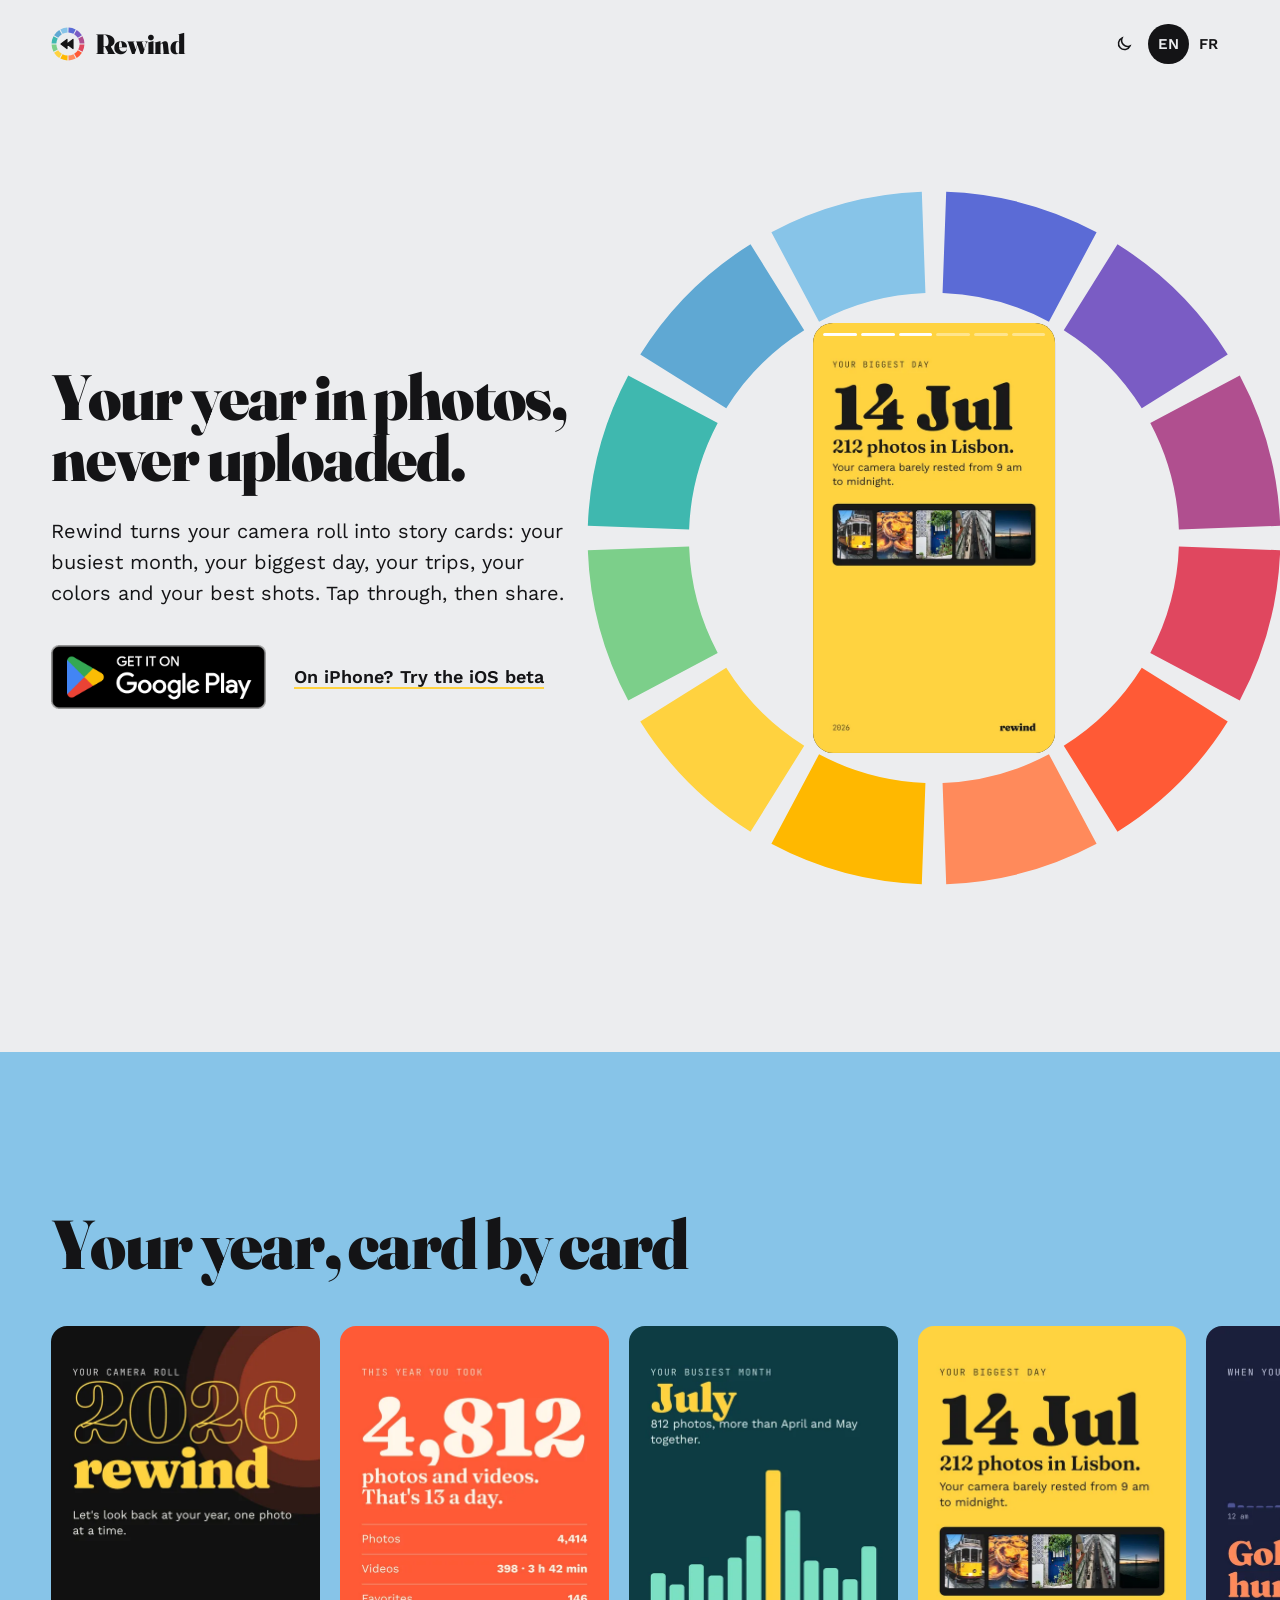
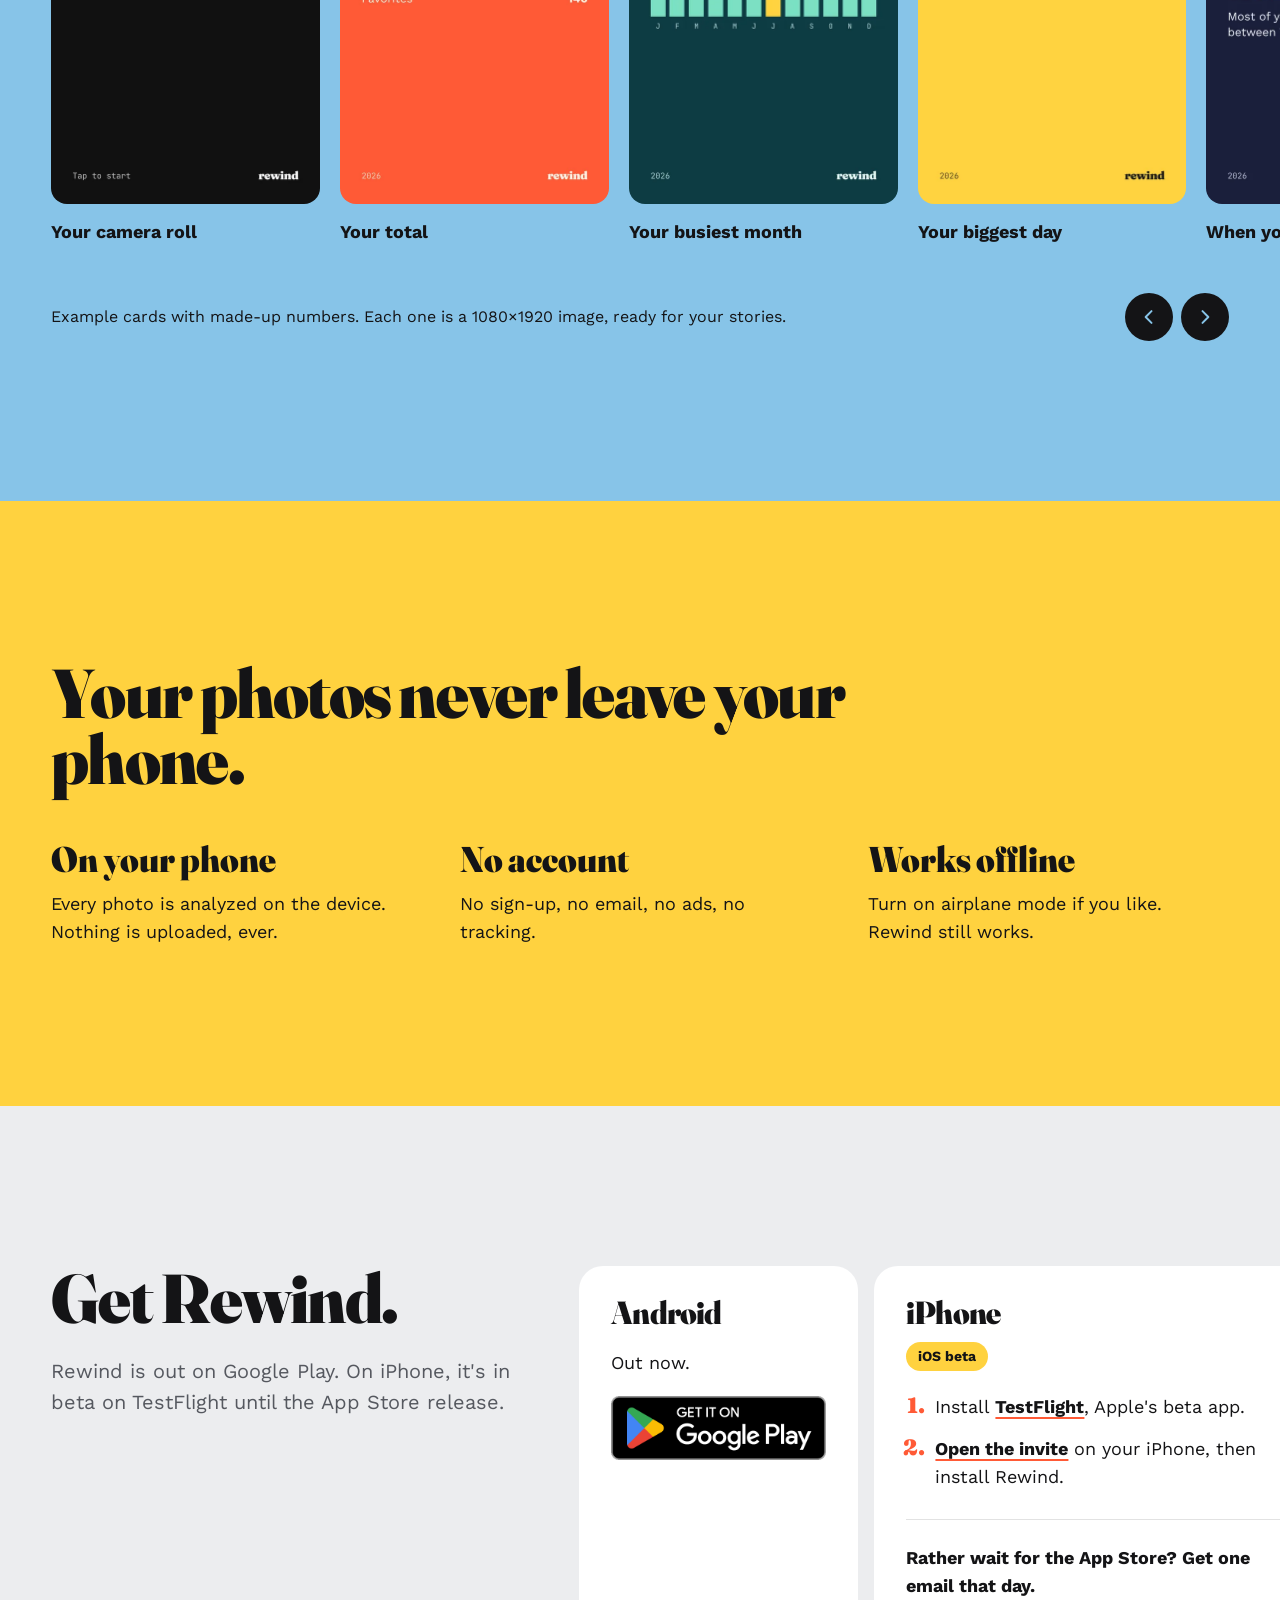
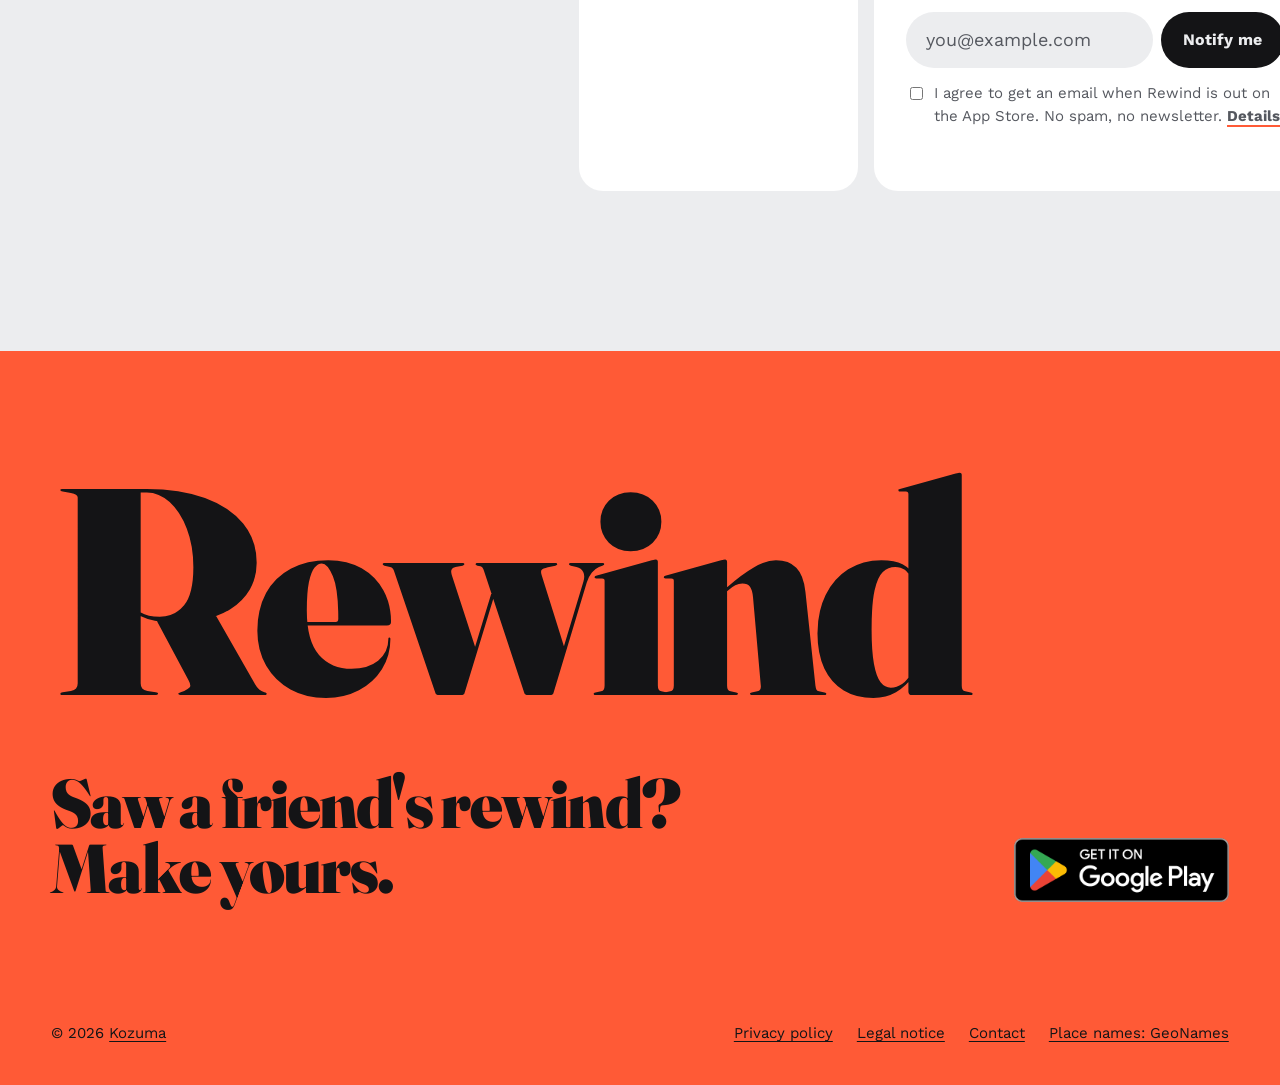
<file: index.html>
<!doctype html>
<html lang="en">
<head>
<meta charset="utf-8">
<meta name="viewport" content="width=device-width, initial-scale=1">
<title>Rewind: your year in photos</title>
<meta name="description" content="Rewind turns your camera roll into shareable story cards. Everything runs on your phone: no account, no upload.">
<meta property="og:title" content="Rewind: your year in photos">
<meta property="og:description" content="Your year in photos, as story cards. Made on your phone, never uploaded.">
<meta property="og:image" content="https://rewind.kozuma.studio/img/og.jpg">
<meta property="og:image:width" content="1200">
<meta property="og:image:height" content="630">
<meta property="og:url" content="https://rewind.kozuma.studio/">
<meta property="og:type" content="website">
<meta name="twitter:card" content="summary_large_image">
<meta name="theme-color" content="#ecedef" media="(prefers-color-scheme: light)">
<meta name="theme-color" content="#121212" media="(prefers-color-scheme: dark)">
<script src="js/prefs.js"></script>
<link rel="icon" href="favicon.svg" type="image/svg+xml">
<link rel="icon" href="favicon.png" sizes="64x64">
<link rel="apple-touch-icon" href="img/icon-192.png">
<link rel="preconnect" href="https://fonts.googleapis.com">
<link rel="preconnect" href="https://fonts.gstatic.com" crossorigin>
<link href="https://fonts.googleapis.com/css2?family=Fraunces:opsz,wght@9..144,900&family=Work+Sans:wght@400;600;700&display=swap" rel="stylesheet">
<link rel="stylesheet" href="css/base.css">
<link rel="stylesheet" href="css/home.css">
<script src="js/home.js" defer></script>
</head>
<body>
<header>
  <a class="brand display" href="./" aria-label="Rewind"><svg viewBox="215 215 594 594" aria-hidden="true"><use href="#ring-paths"/><path d="M389.5,512 L494.5,432 L494.5,592 Z M494.5,512 L599.5,432 L599.5,592 Z" fill="currentColor" stroke="currentColor" stroke-width="20" stroke-linejoin="round"/></svg>Rewind</a>
  <div class="tools">
    <button type="button" class="theme" aria-label="Light or dark theme"><svg class="moon" viewBox="0 0 24 24" aria-hidden="true"><path d="M20 14.5A8 8 0 0 1 9.5 4a8 8 0 1 0 10.5 10.5Z"/></svg><svg class="sun" viewBox="0 0 24 24" aria-hidden="true"><circle cx="12" cy="12" r="4"/><path d="M12 2v2M12 20v2M4.9 4.9l1.4 1.4M17.7 17.7l1.4 1.4M2 12h2M20 12h2M4.9 19.1l1.4-1.4M17.7 6.3l1.4-1.4"/></svg></button>
    <div class="switch" role="group" aria-label="Language"><button type="button" data-lang="en">EN</button><button type="button" data-lang="fr">FR</button></div>
  </div>
</header>

<svg class="sprite" width="0" height="0" aria-hidden="true"><defs><g id="ring-paths" fill="none" stroke-width="84"><path d="M503.4,267.1 A245,245 0 0 0 397.0,295.7" stroke="#87c4e8"/><path d="M382.2,304.2 A245,245 0 0 0 304.2,382.2" stroke="#5fa8d3"/><path d="M295.7,397.0 A245,245 0 0 0 267.1,503.4" stroke="#3fb8af"/><path d="M267.1,520.6 A245,245 0 0 0 295.7,627.0" stroke="#7ccf8a"/><path d="M304.2,641.8 A245,245 0 0 0 382.2,719.8" stroke="#ffd23f"/><path d="M397.0,728.3 A245,245 0 0 0 503.4,756.9" stroke="#ffb800"/><path d="M520.6,756.9 A245,245 0 0 0 627.0,728.3" stroke="#ff8a5b"/><path d="M641.8,719.8 A245,245 0 0 0 719.8,641.8" stroke="#ff5a36"/><path d="M728.3,627.0 A245,245 0 0 0 756.9,520.6" stroke="#e0475f"/><path d="M756.9,503.4 A245,245 0 0 0 728.3,397.0" stroke="#b04f8f"/><path d="M719.8,382.2 A245,245 0 0 0 641.8,304.2" stroke="#7a5cc4"/><path d="M627.0,295.7 A245,245 0 0 0 520.6,267.1" stroke="#5b6bd6"/></g></defs></svg>

<main>
  <div class="hero">
    <div class="hero-text">
      <h1 class="display"><span lang="en">Your year in photos, never uploaded.</span><span lang="fr">Ton année en photos, sans rien envoyer.</span></h1>
      <p class="lead"><span lang="en">Rewind turns your camera roll into story cards: your busiest month, your biggest day, your trips, your colors and your best shots. Tap through, then share.</span><span lang="fr">Rewind transforme ta galerie en stories&nbsp;: ton mois le plus chargé, ta plus grosse journée, tes voyages, tes couleurs et tes meilleures photos. Fais-les défiler, puis partage.</span></p>
      <div class="get">
        <a class="play" href="https://play.google.com/store/apps/details?id=studio.kozuma.rewind" target="_blank" rel="noopener"><img lang="en" src="img/google-play-en.png" alt="Get it on Google Play" width="564" height="168"><img lang="fr" src="img/google-play-fr.png" alt="Disponible sur Google Play" width="646" height="192"></a>
        <a class="ios-link" href="#beta"><span lang="en">On iPhone? Try the iOS beta</span><span lang="fr">Sur iPhone&nbsp;? Essaie la bêta iOS</span></a>
      </div>
    </div>
    <div class="stage" id="stage">
      <svg class="ring" viewBox="215 215 594 594" aria-hidden="true"><use href="#ring-paths"/></svg>
      <figure class="player" id="player" aria-label="Example cards">
        <div class="story">
          <img src="img/total.webp" data-card="total" alt="" class="on"><img src="img/best-nine.webp" data-card="best-nine" alt=""><img src="img/biggest-day.webp" data-card="biggest-day" alt=""><img src="img/type.webp" data-card="type" alt=""><img src="img/colors.webp" data-card="colors" alt=""><img src="img/summary.webp" data-card="summary" alt="">
          <div class="bars" aria-hidden="true"><i></i><i></i><i></i><i></i><i></i><i></i></div>
          <button type="button" class="tap prev"><span class="sr"><span lang="en">Previous card</span><span lang="fr">Carte précédente</span></span></button>
          <button type="button" class="tap next"><span class="sr"><span lang="en">Next card</span><span lang="fr">Carte suivante</span></span></button>
        </div>
      </figure>
    </div>
  </div>

  <section class="cards" aria-labelledby="cards-title">
    <div class="wrap" data-rise><h2 class="display" id="cards-title"><span lang="en">Your year, card by card</span><span lang="fr">Ton année, carte par carte</span></h2></div>
    <div class="rail" id="rail" tabindex="0" aria-label="Cards">
      <figure><img src="img/opening.webp" data-card="opening" alt="" width="300" height="533" loading="lazy"><figcaption><span lang="en">Your camera roll</span><span lang="fr">Ta galerie</span></figcaption></figure>
      <figure><img src="img/total.webp" data-card="total" alt="" width="300" height="533" loading="lazy"><figcaption><span lang="en">Your total</span><span lang="fr">Ton total</span></figcaption></figure>
      <figure><img src="img/busiest-month.webp" data-card="busiest-month" alt="" width="300" height="533" loading="lazy"><figcaption><span lang="en">Your busiest month</span><span lang="fr">Ton mois le plus chargé</span></figcaption></figure>
      <figure><img src="img/biggest-day.webp" data-card="biggest-day" alt="" width="300" height="533" loading="lazy"><figcaption><span lang="en">Your biggest day</span><span lang="fr">Ta plus grosse journée</span></figcaption></figure>
      <figure><img src="img/time-of-day.webp" data-card="time-of-day" alt="" width="300" height="533" loading="lazy"><figcaption><span lang="en">When you shoot</span><span lang="fr">Quand tu photographies</span></figcaption></figure>
      <figure><img src="img/trips.webp" data-card="trips" alt="" width="300" height="533" loading="lazy"><figcaption><span lang="en">Your trips</span><span lang="fr">Tes voyages</span></figcaption></figure>
      <figure><img src="img/type.webp" data-card="type" alt="" width="300" height="533" loading="lazy"><figcaption><span lang="en">Your photographer type</span><span lang="fr">Ton type de photographe</span></figcaption></figure>
      <figure><img src="img/colors.webp" data-card="colors" alt="" width="300" height="533" loading="lazy"><figcaption><span lang="en">Your colors</span><span lang="fr">Tes couleurs</span></figcaption></figure>
      <figure><img src="img/best-nine.webp" data-card="best-nine" alt="" width="300" height="533" loading="lazy"><figcaption><span lang="en">Your best nine</span><span lang="fr">Ton best nine</span></figcaption></figure>
      <figure><img src="img/first-last.webp" data-card="first-last" alt="" width="300" height="533" loading="lazy"><figcaption><span lang="en">First and latest</span><span lang="fr">La première et la dernière</span></figcaption></figure>
      <figure><img src="img/summary.webp" data-card="summary" alt="" width="300" height="533" loading="lazy"><figcaption><span lang="en">Your year at a glance</span><span lang="fr">Ton année en un coup d'œil</span></figcaption></figure>
    </div>
    <div class="rail-foot">
      <p><span lang="en">Example cards with made-up numbers. Each one is a 1080×1920 image, ready for your stories.</span><span lang="fr">Cartes d'exemple aux chiffres inventés. Chacune est une image 1080×1920, prête pour tes stories.</span></p>
      <div class="rail-nav">
        <button type="button" data-dir="-1"><span class="sr"><span lang="en">Previous cards</span><span lang="fr">Cartes précédentes</span></span><svg viewBox="0 0 24 24" aria-hidden="true"><path d="M15 5l-7 7 7 7"/></svg></button>
        <button type="button" data-dir="1"><span class="sr"><span lang="en">Next cards</span><span lang="fr">Cartes suivantes</span></span><svg viewBox="0 0 24 24" aria-hidden="true"><path d="M9 5l7 7-7 7"/></svg></button>
      </div>
    </div>
  </section>

  <section class="privacy" aria-labelledby="privacy-title">
    <div class="wrap">
      <h2 class="display" id="privacy-title" data-rise><span lang="en">Your photos never leave your phone.</span><span lang="fr">Tes photos ne quittent jamais ton téléphone.</span></h2>
      <dl class="facts" data-rise>
        <div><dt><span lang="en">On your phone</span><span lang="fr">Sur ton téléphone</span></dt><dd><span lang="en">Every photo is analyzed on the device. Nothing is uploaded, ever.</span><span lang="fr">Chaque photo est analysée sur l'appareil. Rien n'est envoyé, jamais.</span></dd></div>
        <div><dt><span lang="en">No account</span><span lang="fr">Pas de compte</span></dt><dd><span lang="en">No sign-up, no email, no ads, no tracking.</span><span lang="fr">Pas d'inscription, pas d'e-mail, pas de pub, pas de pistage.</span></dd></div>
        <div><dt><span lang="en">Works offline</span><span lang="fr">Hors ligne</span></dt><dd><span lang="en">Turn on airplane mode if you like. Rewind still works.</span><span lang="fr">Active le mode avion si tu veux. Rewind marche quand même.</span></dd></div>
      </dl>
    </div>
  </section>

  <section id="beta" aria-labelledby="beta-title">
    <div class="wrap beta-grid">
      <div data-rise>
        <h2 class="display" id="beta-title"><span lang="en">Get Rewind.</span><span lang="fr">Télécharge Rewind.</span></h2>
        <p class="intro"><span lang="en">Rewind is out on Google Play. On iPhone, it's in beta on TestFlight until the App Store release.</span><span lang="fr">Rewind est sorti sur Google Play. Sur iPhone, il est en bêta sur TestFlight jusqu'à sa sortie sur l'App Store.</span></p>
      </div>
      <div class="platforms" data-rise>
        <div class="platform">
          <h3 class="display">Android</h3>
          <p><span lang="en">Out now.</span><span lang="fr">Disponible maintenant.</span></p>
          <a class="play" href="https://play.google.com/store/apps/details?id=studio.kozuma.rewind" target="_blank" rel="noopener"><img lang="en" src="img/google-play-en.png" alt="Get it on Google Play" width="564" height="168"><img lang="fr" src="img/google-play-fr.png" alt="Disponible sur Google Play" width="646" height="192"></a>
        </div>
        <div class="platform">
          <h3 class="display">iPhone</h3>
          <p class="tag"><span lang="en">iOS beta</span><span lang="fr">Bêta iOS</span></p>
          <ol>
            <li><span lang="en">Install </span><span lang="fr">Installe </span><a href="https://apps.apple.com/app/testflight/id899247664" target="_blank" rel="noopener">TestFlight</a><span lang="en">, Apple's beta app.</span><span lang="fr">, l'app de bêta d'Apple.</span></li>
            <li><a href="https://testflight.apple.com/join/BmcEuV9C" target="_blank" rel="noopener"><span lang="en">Open the invite</span><span lang="fr">Ouvre l'invitation</span></a><span lang="en"> on your iPhone, then install Rewind.</span><span lang="fr"> sur ton iPhone, puis installe Rewind.</span></li>
          </ol>
          <form class="waitlist" id="waitlist" action="https://formsubmit.co/kozuma.studio@gmail.com" method="POST">
            <p class="wl-title"><span lang="en">Rather wait for the App Store? Get one email that day.</span><span lang="fr">Tu préfères attendre l'App Store&nbsp;? Reçois un seul e-mail ce jour-là.</span></p>
            <div class="wl-row">
              <input type="email" name="email" required autocomplete="email" aria-label="Email" placeholder="you@example.com">
              <button type="submit"><span lang="en">Notify me</span><span lang="fr">Préviens-moi</span></button>
            </div>
            <label class="wl-consent"><input type="checkbox" name="consent" value="yes" required><span><span lang="en">I agree to get an email when Rewind is out on the App Store. No spam, no newsletter. <a href="privacy/#waitlist">Details</a></span><span lang="fr">J'accepte de recevoir un e-mail à la sortie de Rewind sur l'App Store. Pas de spam, pas de newsletter. <a href="privacy/#liste-attente">Détails</a></span></span></label>
            <input type="hidden" name="phone" value="iphone"><input type="hidden" name="language" value="en"><input type="hidden" name="_subject" value="Rewind iPhone waitlist"><input type="hidden" name="_template" value="table"><input type="hidden" name="_captcha" value="false"><input type="hidden" name="_next" value="https://rewind.kozuma.studio/?joined=1">
            <input type="text" name="_honey" class="wl-hp" tabindex="-1" autocomplete="off" aria-hidden="true">
            <p class="wl-status" role="status" aria-live="polite"></p>
          </form>
        </div>
      </div>
    </div>
  </section>
</main>

<div class="close">
  <div class="wrap">
    <p class="wordmark display" aria-hidden="true">Rewind</p>
    <div class="close-top" data-rise>
      <h2 class="display"><span lang="en">Saw a friend's rewind? Make yours.</span><span lang="fr">Tu as vu le rewind d'un ami&nbsp;? Fais le tien.</span></h2>
      <a class="play" href="https://play.google.com/store/apps/details?id=studio.kozuma.rewind" target="_blank" rel="noopener"><img lang="en" src="img/google-play-en.png" alt="Get it on Google Play" width="564" height="168"><img lang="fr" src="img/google-play-fr.png" alt="Disponible sur Google Play" width="646" height="192"></a>
    </div>
    <footer>
      <span>© 2026 <a href="https://kozuma.studio/">Kozuma</a></span>
      <nav>
        <a href="privacy/"><span lang="en">Privacy policy</span><span lang="fr">Confidentialité</span></a>
        <a href="https://kozuma.studio/legal/"><span lang="en">Legal notice</span><span lang="fr">Mentions légales</span></a>
        <a href="mailto:contact@kozuma.studio">Contact</a>
        <a href="https://www.geonames.org"><span lang="en">Place names: GeoNames</span><span lang="fr">Noms de lieux&nbsp;: GeoNames</span></a>
      </nav>
    </footer>
  </div>
</div>

</body>
</html>
</file>
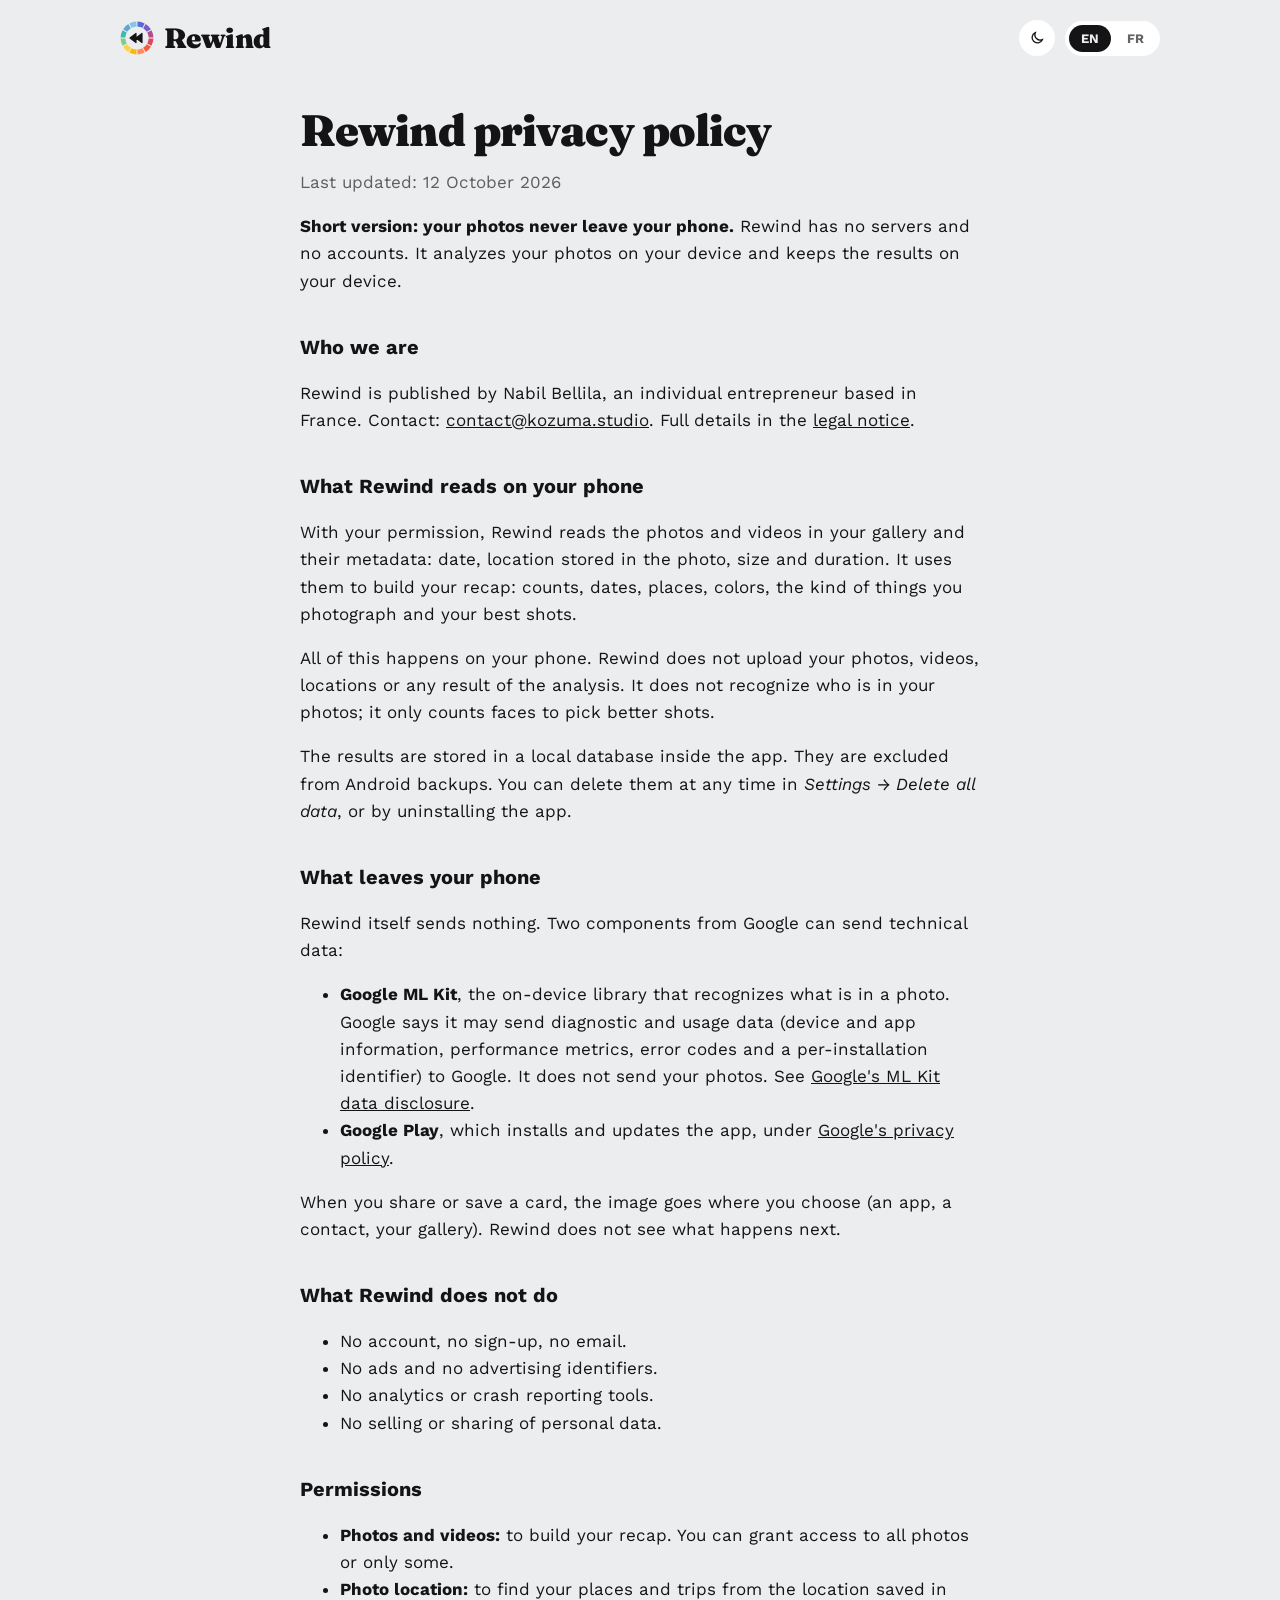
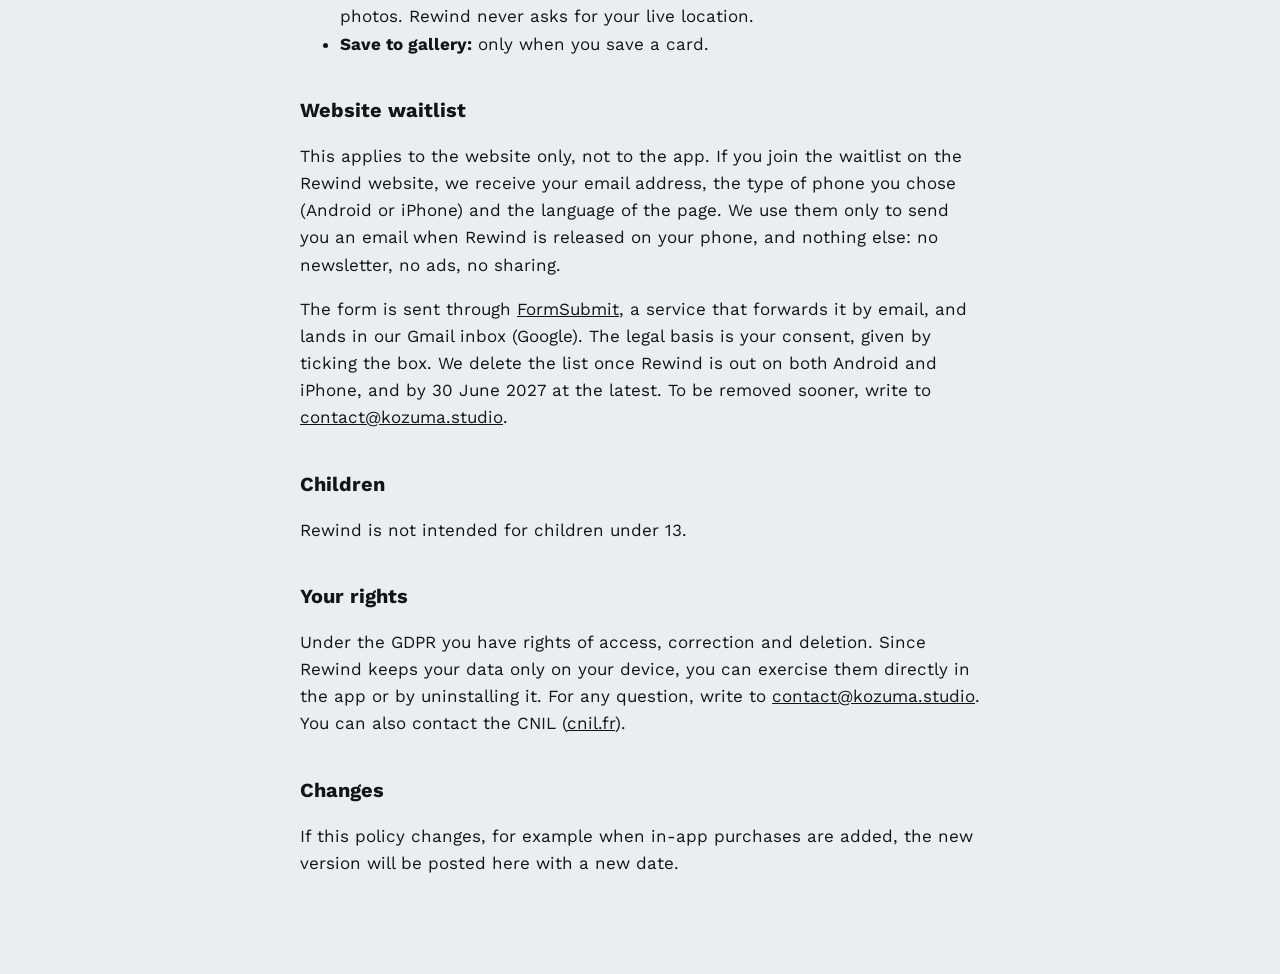
<file: privacy/index.html>
<!doctype html>
<html lang="en">
<head>
<meta charset="utf-8">
<meta name="viewport" content="width=device-width, initial-scale=1">
<title>Rewind privacy policy</title>
<meta name="theme-color" content="#ecedef" media="(prefers-color-scheme: light)">
<meta name="theme-color" content="#121212" media="(prefers-color-scheme: dark)">
<script src="../js/prefs.js"></script>
<link rel="icon" href="../favicon.svg" type="image/svg+xml">
<link rel="icon" href="../favicon.png" sizes="64x64">
<link rel="preconnect" href="https://fonts.googleapis.com">
<link rel="preconnect" href="https://fonts.gstatic.com" crossorigin>
<link href="https://fonts.googleapis.com/css2?family=Fraunces:opsz,wght@9..144,900&family=Work+Sans:wght@400;700&display=swap" rel="stylesheet">
<link rel="stylesheet" href="../css/base.css">
<link rel="stylesheet" href="../css/privacy.css">
<script src="../js/privacy.js" defer></script>
</head>
<body>
<div class="wrap">
  <header>
    <a class="brand" href="../" aria-label="Rewind"><svg class="mark" viewBox="215 215 594 594" aria-hidden="true"><g fill="none" stroke-width="84"><path d="M503.4,267.1 A245,245 0 0 0 397.0,295.7" stroke="#87c4e8"/><path d="M382.2,304.2 A245,245 0 0 0 304.2,382.2" stroke="#5fa8d3"/><path d="M295.7,397.0 A245,245 0 0 0 267.1,503.4" stroke="#3fb8af"/><path d="M267.1,520.6 A245,245 0 0 0 295.7,627.0" stroke="#7ccf8a"/><path d="M304.2,641.8 A245,245 0 0 0 382.2,719.8" stroke="#ffd23f"/><path d="M397.0,728.3 A245,245 0 0 0 503.4,756.9" stroke="#ffb800"/><path d="M520.6,756.9 A245,245 0 0 0 627.0,728.3" stroke="#ff8a5b"/><path d="M641.8,719.8 A245,245 0 0 0 719.8,641.8" stroke="#ff5a36"/><path d="M728.3,627.0 A245,245 0 0 0 756.9,520.6" stroke="#e0475f"/><path d="M756.9,503.4 A245,245 0 0 0 728.3,397.0" stroke="#b04f8f"/><path d="M719.8,382.2 A245,245 0 0 0 641.8,304.2" stroke="#7a5cc4"/><path d="M627.0,295.7 A245,245 0 0 0 520.6,267.1" stroke="#5b6bd6"/></g><path d="M389.5,512 L494.5,432 L494.5,592 Z M494.5,512 L599.5,432 L599.5,592 Z" fill="currentColor" stroke="currentColor" stroke-width="20" stroke-linejoin="round"/></svg><span class="display">Rewind</span></a>
    <div class="tools">
      <button type="button" class="theme" aria-label="Light or dark theme">
        <svg class="moon" viewBox="0 0 24 24" aria-hidden="true"><path d="M20 14.5A8 8 0 0 1 9.5 4a8 8 0 1 0 10.5 10.5Z"/></svg>
        <svg class="sun" viewBox="0 0 24 24" aria-hidden="true"><circle cx="12" cy="12" r="4"/><path d="M12 2v2M12 20v2M4.9 4.9l1.4 1.4M17.7 17.7l1.4 1.4M2 12h2M20 12h2M4.9 19.1l1.4-1.4M17.7 6.3l1.4-1.4"/></svg>
      </button>
      <div class="switch" role="group" aria-label="Language">
        <button type="button" data-lang="en">EN</button>
        <button type="button" data-lang="fr">FR</button>
      </div>
    </div>
  </header>

<main>
<article lang="en" id="en">
<h1 class="display">Rewind privacy policy</h1>
<p class="muted">Last updated: 12 October 2026</p>

<p><strong>Short version: your photos never leave your phone.</strong> Rewind has no servers and no accounts. It analyzes your photos on your device and keeps the results on your device.</p>

<h2>Who we are</h2>
<p>Rewind is published by Nabil Bellila, an individual entrepreneur based in France. Contact: <a href="mailto:contact@kozuma.studio">contact@kozuma.studio</a>. Full details in the <a href="https://kozuma.studio/legal/">legal notice</a>.</p>

<h2>What Rewind reads on your phone</h2>
<p>With your permission, Rewind reads the photos and videos in your gallery and their metadata: date, location stored in the photo, size and duration. It uses them to build your recap: counts, dates, places, colors, the kind of things you photograph and your best shots.</p>
<p>All of this happens on your phone. Rewind does not upload your photos, videos, locations or any result of the analysis. It does not recognize who is in your photos; it only counts faces to pick better shots.</p>
<p>The results are stored in a local database inside the app. They are excluded from Android backups. You can delete them at any time in <em>Settings → Delete all data</em>, or by uninstalling the app.</p>

<h2>What leaves your phone</h2>
<p>Rewind itself sends nothing. Two components from Google can send technical data:</p>
<ul>
  <li><strong>Google ML Kit</strong>, the on-device library that recognizes what is in a photo. Google says it may send diagnostic and usage data (device and app information, performance metrics, error codes and a per-installation identifier) to Google. It does not send your photos. See <a href="https://developers.google.com/ml-kit/android-data-disclosure">Google's ML Kit data disclosure</a>.</li>
  <li><strong>Google Play</strong>, which installs and updates the app, under <a href="https://policies.google.com/privacy">Google's privacy policy</a>.</li>
</ul>
<p>When you share or save a card, the image goes where you choose (an app, a contact, your gallery). Rewind does not see what happens next.</p>

<h2>What Rewind does not do</h2>
<ul>
  <li>No account, no sign-up, no email.</li>
  <li>No ads and no advertising identifiers.</li>
  <li>No analytics or crash reporting tools.</li>
  <li>No selling or sharing of personal data.</li>
</ul>

<h2>Permissions</h2>
<ul>
  <li><strong>Photos and videos:</strong> to build your recap. You can grant access to all photos or only some.</li>
  <li><strong>Photo location:</strong> to find your places and trips from the location saved in photos. Rewind never asks for your live location.</li>
  <li><strong>Save to gallery:</strong> only when you save a card.</li>
</ul>

<h2 id="waitlist">Website waitlist</h2>
<p>This applies to the website only, not to the app. If you join the waitlist on the Rewind website, we receive your email address, the type of phone you chose (Android or iPhone) and the language of the page. We use them only to send you an email when Rewind is released on your phone, and nothing else: no newsletter, no ads, no sharing.</p>
<p>The form is sent through <a href="https://formsubmit.co">FormSubmit</a>, a service that forwards it by email, and lands in our Gmail inbox (Google). The legal basis is your consent, given by ticking the box. We delete the list once Rewind is out on both Android and iPhone, and by 30 June 2027 at the latest. To be removed sooner, write to <a href="mailto:contact@kozuma.studio">contact@kozuma.studio</a>.</p>

<h2>Children</h2>
<p>Rewind is not intended for children under 13.</p>

<h2>Your rights</h2>
<p>Under the GDPR you have rights of access, correction and deletion. Since Rewind keeps your data only on your device, you can exercise them directly in the app or by uninstalling it. For any question, write to <a href="mailto:contact@kozuma.studio">contact@kozuma.studio</a>. You can also contact the CNIL (<a href="https://www.cnil.fr">cnil.fr</a>).</p>

<h2>Changes</h2>
<p>If this policy changes, for example when in-app purchases are added, the new version will be posted here with a new date.</p>

</article>

<article lang="fr" id="fr">
<h1 class="display">Politique de confidentialité</h1>
<p class="muted">Dernière mise à jour : 12 octobre 2026</p>

<p><strong>En bref : tes photos ne quittent jamais ton téléphone.</strong> Rewind n'a ni serveur ni compte. L'app analyse tes photos sur ton appareil et y garde les résultats.</p>

<h2>Éditeur</h2>
<p>Rewind est édité par Nabil Bellila, entrepreneur individuel en France. Contact : <a href="mailto:contact@kozuma.studio">contact@kozuma.studio</a>. Toutes les informations sont dans les <a href="https://kozuma.studio/legal/">mentions légales</a>.</p>

<h2>Ce que Rewind lit sur ton téléphone</h2>
<p>Avec ton autorisation, Rewind lit les photos et vidéos de ta galerie et leurs métadonnées : date, lieu enregistré dans la photo, taille et durée. Elles servent à créer ton récap. Tout se passe sur ton téléphone : rien n'est envoyé. Rewind ne reconnaît pas les personnes, il compte seulement les visages pour choisir de meilleures photos.</p>
<p>Les résultats sont stockés dans une base locale, exclue des sauvegardes Android. Tu peux les supprimer à tout moment dans <em>Réglages → Supprimer toutes les données</em>, ou en désinstallant l'app.</p>

<h2>Ce qui quitte ton téléphone</h2>
<p>Rewind n'envoie rien. Deux composants de Google peuvent envoyer des données techniques : <strong>Google ML Kit</strong> (données de diagnostic et d'usage, jamais tes photos, voir <a href="https://developers.google.com/ml-kit/android-data-disclosure">la déclaration de Google</a>) et <strong>Google Play</strong>, qui installe et met à jour l'app.</p>

<h2>Ce que Rewind ne fait pas</h2>
<p>Pas de compte, pas de publicité, pas d'outil d'analyse ni de suivi, aucune vente ni partage de données.</p>

<h2>Autorisations</h2>
<ul>
  <li><strong>Photos et vidéos :</strong> pour créer ton récap. Tu peux donner accès à toutes tes photos ou seulement à certaines.</li>
  <li><strong>Lieu des photos :</strong> pour retrouver tes lieux et tes voyages grâce au lieu enregistré dans les photos. Rewind ne demande jamais ta position en direct.</li>
  <li><strong>Enregistrement dans la galerie :</strong> seulement quand tu enregistres une carte.</li>
</ul>

<h2 id="liste-attente">Liste d'attente du site</h2>
<p>Cette partie concerne uniquement le site, pas l'app. Si tu t'inscris sur la liste d'attente du site Rewind, nous recevons ton adresse e-mail, le type de téléphone choisi (Android ou iPhone) et la langue de la page. Ils servent uniquement à t'envoyer un e-mail à la sortie de Rewind sur ton téléphone : pas de newsletter, pas de pub, aucun partage.</p>
<p>Le formulaire passe par <a href="https://formsubmit.co">FormSubmit</a>, un service qui le transmet par e-mail, et arrive dans notre boîte Gmail (Google). La base légale est ton consentement, donné en cochant la case. Nous supprimons la liste une fois Rewind sorti sur Android et iPhone, et au plus tard le 30 juin 2027. Pour être retiré avant, écris à <a href="mailto:contact@kozuma.studio">contact@kozuma.studio</a>.</p>

<h2>Enfants</h2>
<p>Rewind n'est pas destiné aux enfants de moins de 13 ans.</p>

<h2>Tes droits</h2>
<p>Tu disposes des droits d'accès, de rectification et d'effacement prévus par le RGPD. Tes données restant sur ton appareil, tu les exerces directement dans l'app. Pour toute question : <a href="mailto:contact@kozuma.studio">contact@kozuma.studio</a>. Tu peux aussi saisir la CNIL (<a href="https://www.cnil.fr">cnil.fr</a>).</p>

<h2>Modifications</h2>
<p>Si cette politique change, par exemple à l'arrivée des achats intégrés, la nouvelle version sera publiée ici avec une nouvelle date.</p>
</article>
</main>
</div>

</body>
</html>
</file>
<file: css/base.css>
* { box-sizing: border-box; }
html { -webkit-text-size-adjust: 100%; }

/* Both languages are in the page, the lang attribute on <html> shows one */
html[lang="en"] [lang="fr"], html[lang="fr"] [lang="en"] { display: none !important; }

/* Theme button: moon in light mode, sun in dark mode */
.theme .sun { display: none; }
@media (prefers-color-scheme: dark) { :root:not([data-theme="light"]) .theme .sun { display: block; } :root:not([data-theme="light"]) .theme .moon { display: none; } }
:root[data-theme="dark"] .theme .sun { display: block; } :root[data-theme="dark"] .theme .moon { display: none; }
</file>
<file: css/home.css>
html, body { overflow-x: clip; }
a { color: inherit; }
[hidden] { display: none !important; }
.sr { position: absolute; width: 1px; height: 1px; overflow: hidden; clip: rect(0 0 0 0); white-space: nowrap; }
.wl-hp { position: absolute; left: -9999px; width: 1px; height: 1px; overflow: hidden; }

.sprite { position: absolute; }

/* Entrances */
.rise-ready [data-rise] > * { opacity: 0; transform: translateY(24px); transition: opacity .6s cubic-bezier(.2,.7,.2,1), transform .6s cubic-bezier(.2,.7,.2,1); }
.rise-ready [data-rise].risen > * { opacity: 1; transform: none; }
.rise-ready [data-rise].risen > :nth-child(2) { transition-delay: 70ms; }
.rise-ready [data-rise].risen > :nth-child(3) { transition-delay: 140ms; }
.rise-ready [data-rise].risen > :nth-child(4) { transition-delay: 210ms; }
.rise-ready [data-rise].risen > :nth-child(n+5) { transition-delay: 280ms; }
@media (prefers-reduced-motion: reduce) { .rise-ready [data-rise] > * { opacity: 1; transform: none; transition: none; } }

/* Colors: dark by default */
:root { --m: clamp(20px, 4vw, 64px); --bg: #121212; --ink: #f3efe2; --muted: #b3afa4; --surface: #1f1f21;
  --sky: #87c4e8; --yellow: #ffd23f; --coral: #ff5a36; --teal: #3fb8af; --night: #121212; --dark-ink: #141416; --err: #ff8a70; --ok: #8fd6a5; }
@media (prefers-color-scheme: light) { :root:not([data-theme="dark"]) { --bg: #ecedef; --ink: #141416; --muted: #55585f; --surface: #ffffff; --err: #b3361a; --ok: #1f6b3a; } }
:root[data-theme="light"] { --bg: #ecedef; --ink: #141416; --muted: #55585f; --surface: #ffffff; --err: #b3361a; --ok: #1f6b3a; }

body { margin: 0; background: var(--bg); color: var(--ink); font: 18px/1.55 "Work Sans", system-ui, sans-serif; }
::selection { background: var(--yellow); color: var(--dark-ink); }
:focus-visible { outline: 2px solid currentColor; outline-offset: 3px; }
.display { font-family: "Fraunces", Georgia, serif; font-weight: 900; font-variation-settings: "opsz" 144; letter-spacing: -.025em; line-height: .95; }
.wrap { padding: 0 var(--m); }

/* Header */
header { position: relative; z-index: 5; display: flex; align-items: center; justify-content: space-between; height: 88px; padding: 0 var(--m); }
.brand { display: flex; align-items: center; gap: 10px; text-decoration: none; font-size: 28px; }
.brand svg { width: 34px; height: 34px; }
.tools { display: flex; gap: 4px; align-items: center; }
.theme, .switch button { border: 0; background: transparent; color: var(--ink); cursor: pointer; font: 600 15px "Work Sans", sans-serif; height: 40px; min-width: 40px; padding: 0 10px; border-radius: 999px; transition: background-color .2s; }
.theme { display: grid; place-items: center; }
.theme svg { width: 18px; height: 18px; fill: none; stroke: currentColor; stroke-width: 2; stroke-linecap: round; }
.theme:hover, .switch button:hover { background: color-mix(in srgb, var(--ink) 10%, transparent); }
.switch { display: flex; }
.switch button[aria-pressed="true"] { background: var(--ink); color: var(--bg); }

/* Hero */
.hero { position: relative; min-height: calc(100svh - 88px); display: grid; grid-template-columns: minmax(0, 6fr) minmax(0, 6fr); align-items: center; padding: 0 var(--m) 64px; }
.hero-text { position: relative; z-index: 2; }
h1 { font-size: clamp(44px, 5vw, 80px); margin: 0 0 28px; }
.lead { font-size: 20px; margin: 0 0 36px; max-width: 26em; }
.play { display: inline-block; border-radius: 10px; transition: transform .15s cubic-bezier(.2,.7,.2,1); }
.play:active { transform: scale(.97); }
.play img { display: block; height: 64px; width: auto; }
.get { display: flex; flex-wrap: wrap; align-items: center; gap: 16px 28px; }
.ios-link { font-weight: 600; text-underline-offset: 4px; text-decoration-color: var(--yellow); text-decoration-thickness: 2px; }
.stage { --d: min(94svh, 56vw); position: relative; height: min(100svh, 920px); }
.ring { position: absolute; width: var(--d); height: var(--d); left: 50%; top: 50%; translate: -50% -50%; rotate: calc(var(--turn, 0) * -1deg); }
.ring g { stroke-width: 84; }
.player { position: absolute; z-index: 2; left: 50%; top: 50%; translate: -50% -50%; height: calc(var(--d) * .6); aspect-ratio: 9 / 16; margin: 0; }
.story { position: absolute; inset: 0; border-radius: 20px; overflow: hidden; background: #111; }
.story img { position: absolute; inset: 0; width: 100%; height: 100%; display: block; opacity: 0; transition: opacity .45s ease; }
.story img.on { opacity: 1; }
.bars { position: absolute; z-index: 2; top: 10px; left: 10px; right: 10px; display: flex; gap: 4px; }
.bars i { flex: 1; height: 3px; border-radius: 2px; background: rgba(255,255,255,.4); overflow: hidden; }
.bars i::after { content: ""; display: block; height: 100%; width: 0; background: #fff; }
.bars i.done::after { width: 100%; }
.bars i.now::after { animation: fill 4.5s linear forwards; }
.player.paused .bars i.now::after { animation-play-state: paused; }
@keyframes fill { to { width: 100%; } }
.tap { position: absolute; z-index: 3; top: 0; bottom: 0; width: 50%; border: 0; background: none; cursor: pointer; padding: 0; }
.tap.prev { left: 0; cursor: w-resize; } .tap.next { right: 0; cursor: e-resize; }
.tap:focus-visible { outline-offset: -4px; border-radius: 20px; }

section { padding: 160px 0; }
h2 { font-size: clamp(40px, 5.4vw, 80px); margin: 0 0 48px; max-width: 13em; }

/* Cards */
.cards { background: var(--sky); color: var(--dark-ink); }
.rail { display: flex; gap: 20px; overflow-x: auto; scroll-snap-type: x mandatory; scroll-padding-inline: var(--m); padding: 0 var(--m) 24px; scrollbar-color: var(--dark-ink) transparent; }
.rail figure { flex: none; width: clamp(220px, 21vw, 300px); margin: 0; scroll-snap-align: start; }
.rail img { display: block; width: 100%; aspect-ratio: 9 / 16; height: auto; border-radius: 16px; background: #111; }
.rail figcaption { margin-top: 14px; font-weight: 700; }
.rail-foot { display: flex; justify-content: space-between; align-items: center; gap: 16px; padding: 24px var(--m) 0; }
.rail-foot p { margin: 0; font-size: 16px; }
.rail-nav { display: flex; gap: 8px; }
.rail-nav button { width: 48px; height: 48px; border-radius: 999px; border: 0; background: var(--dark-ink); color: var(--sky); cursor: pointer; display: grid; place-items: center; transition: transform .15s; }
.rail-nav button:active { transform: scale(.94); }
.rail-nav svg { width: 20px; height: 20px; fill: none; stroke: currentColor; stroke-width: 2.4; stroke-linecap: round; stroke-linejoin: round; }

/* Privacy */
.privacy { background: var(--yellow); color: var(--dark-ink); }
.facts { display: grid; grid-template-columns: repeat(3, minmax(0, 1fr)); gap: 48px; margin: 0; }
.facts dt { font: 900 clamp(30px, 2.8vw, 40px)/1.05 "Fraunces", Georgia, serif; font-variation-settings: "opsz" 144; margin-bottom: 12px; }
.facts dd { margin: 0; max-width: 22em; }

/* Download */
.beta-grid { display: grid; grid-template-columns: minmax(0, 5fr) minmax(0, 7fr); gap: 64px; align-items: start; }
.beta-grid h2 { margin-bottom: 24px; }
.beta-grid .intro { margin: 0; font-size: 20px; color: var(--muted); }
.platforms { display: grid; grid-template-columns: 1fr 1fr; gap: 16px; }
.platform { background: var(--surface); border-radius: 24px; padding: 32px; }
.platform h3 { font-size: 32px; margin: 0 0 20px; }
.platform ol { margin: 0; padding: 0 0 0 1.3em; }
.platform li { margin-bottom: 12px; padding-left: 6px; }
.platform li::marker { font: 900 22px "Fraunces", Georgia, serif; color: var(--coral); }
.platform a { font-weight: 700; text-decoration-color: var(--coral); text-decoration-thickness: 2px; text-underline-offset: 4px; }
.platform .tag { display: inline-block; margin: 0 0 20px; padding: 4px 12px; border-radius: 999px; background: var(--yellow); color: var(--dark-ink); font-size: 14px; font-weight: 700; }
.platform h3:has(+ .tag) { margin-bottom: 12px; }
.platform > p { margin: 0 0 20px; }

.waitlist { margin-top: 28px; padding-top: 24px; border-top: 1px solid color-mix(in srgb, var(--ink) 12%, transparent); }
.wl-title { margin: 0 0 12px; font-weight: 700; }
.wl-row { display: flex; gap: 8px; }
.wl-row input { flex: 1; min-width: 0; background: var(--bg); border: 0; color: var(--ink); font: inherit; padding: 14px 20px; border-radius: 999px; }
.wl-row input::placeholder { color: var(--muted); }
.wl-row button { border: 0; background: var(--ink); color: var(--bg); font: 700 16px "Work Sans", sans-serif; padding: 14px 22px; border-radius: 999px; cursor: pointer; transition: transform .15s; }
.wl-row button:active { transform: scale(.97); } .wl-row button:disabled { opacity: .6; }
.wl-consent { display: inline-flex; gap: 8px; align-items: flex-start; cursor: pointer; margin-top: 14px; font-size: 15px; color: var(--muted); }
.wl-consent input { margin-top: 5px; }
.waitlist input[type="checkbox"] { accent-color: var(--yellow); }
.wl-status { min-height: 1.4em; margin: 10px 0 0; font-size: 15px; } .wl-status.ok { color: var(--ok); font-weight: 700; } .wl-status.err { color: var(--err); }

/* Footer */
.close { background: var(--coral); color: var(--dark-ink); padding: 120px 0 40px; overflow: hidden; }
.close-top { margin-bottom: 120px; display: flex; justify-content: space-between; align-items: end; gap: 32px; flex-wrap: wrap; }
.close h2 { margin: 0; max-width: 11em; }
.wordmark { font-size: clamp(96px, 23vw, 360px); margin: 0 0 64px; line-height: .8; letter-spacing: -.04em; }
footer { display: flex; justify-content: space-between; gap: 16px 24px; flex-wrap: wrap; font-size: 15px; }
footer nav { display: flex; gap: 24px; flex-wrap: wrap; }
footer a { text-underline-offset: 3px; }

/* Phones and tablets */
@media (max-width: 900px) {
  header { height: 72px; }
  .hero { grid-template-columns: minmax(0, 1fr); min-height: 0; padding-bottom: 96px; }
  .stage { --d: 150vw; height: 124vw; margin: 32px calc(var(--m) * -1) 0; overflow: hidden; }
  .player { height: calc(var(--d) * .6); }
  h1 { font-size: clamp(38px, 10.2vw, 64px); margin-top: 8px; }
  .play img { height: 56px; }
  section { padding: 112px 0; }
  .rail figure { width: 64vw; }
  .facts { grid-template-columns: 1fr; gap: 36px; }
  .beta-grid, .platforms { grid-template-columns: minmax(0, 1fr); gap: 24px; }
  .beta-grid { gap: 40px; }
  .platform { padding: 28px 24px; }
  .close { padding-top: 96px; }
  footer { flex-direction: column; }
}
@media (max-width: 420px) { .wl-row { flex-direction: column; } }
@media (prefers-reduced-motion: reduce) { .story img { transition: none; } .bars i.now::after { animation: none; width: 100%; } }
</file>
<file: css/privacy.css>
:root { --bg: #ecedef; --panel: #ffffff; --ink: #141416; --accent: #141416; --muted: rgba(20,20,22,.66); --line: rgba(20,20,22,.14); --focus: #141416; }
@media (prefers-color-scheme: dark) {
  :root:not([data-theme="light"]) { --bg: #121212; --panel: #1f1f21; --ink: #f3efe2; --accent: #ffd23f; --muted: rgba(243,239,226,.65); --line: rgba(243,239,226,.15); --focus: #ffd23f; }
}
:root[data-theme="dark"] { --bg: #121212; --panel: #1f1f21; --ink: #f3efe2; --accent: #ffd23f; --muted: rgba(243,239,226,.65); --line: rgba(243,239,226,.15); --focus: #ffd23f; }
body { margin: 0; background: var(--bg); color: var(--ink); font: 17px/1.6 "Work Sans", system-ui, sans-serif; }
.display { font-family: "Fraunces", Georgia, serif; font-weight: 900; letter-spacing: -.02em; line-height: 1; }

/* Header */
.wrap { max-width: 1080px; margin: 0 auto; padding: 0 20px; }
header { display: flex; align-items: center; justify-content: space-between; padding: 20px 0; }
.brand { display: flex; align-items: center; gap: 10px; text-decoration: none; color: inherit; }
.brand .mark { width: 34px; height: 34px; flex: none; }
.brand span { font-size: 28px; }
.tools { display: flex; align-items: center; gap: 10px; }
.theme { display: grid; place-items: center; width: 36px; height: 36px; border: 0; border-radius: 999px; background: var(--panel); color: var(--ink); cursor: pointer; padding: 0; }
.theme svg { width: 16px; height: 16px; fill: none; stroke: currentColor; stroke-width: 2; stroke-linecap: round; }
.theme:focus-visible, .switch button:focus-visible { outline: 2px solid var(--focus); outline-offset: 2px; }
.switch { display: flex; gap: 4px; background: var(--panel); border-radius: 999px; padding: 4px; }
.switch button { border: 0; background: none; color: var(--muted); font: 700 13px "Work Sans", sans-serif; padding: 6px 12px; border-radius: 999px; cursor: pointer; }
.switch button[aria-pressed="true"] { background: var(--ink); color: var(--bg); }

main { max-width: 680px; margin: 0 auto; padding: 32px 0 80px; }
h1 { color: var(--accent); font-size: clamp(34px, 6vw, 44px); margin: 0 0 12px; }
h2 { font-size: 20px; margin: 36px 0 8px; }
main a { color: var(--accent); }
.muted { color: var(--muted); }
</file>
